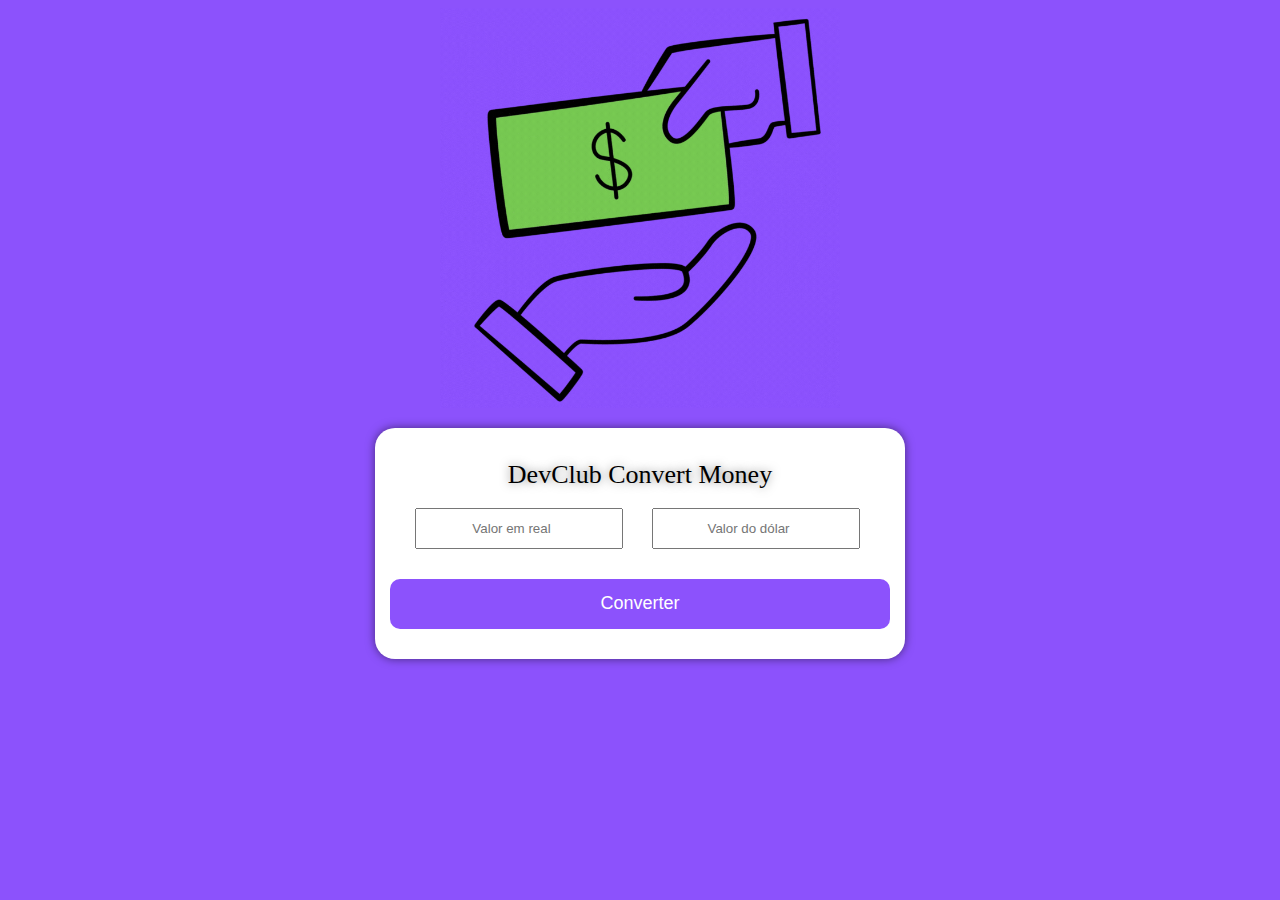
<file: aula-01/index.html>
<!DOCTYPE html>
<html lang="pt-br">
<head>
    <meta charset="UTF-8">
    <meta name="viewport" content="width=device-width, initial-scale=1.0">
    <title>DevClub - Convert Money</title>
    <link rel="stylesheet" href="style.css">
</head>
<body>
    <img src="./logo.gif" alt="Imagem gif dinheiro">

    <div>
        <h1>DevClub Convert Money</h1>
        
        <input type="number" name="real" id="real" placeholder="Valor em real">
        <input type="number" name="dolar" id="dolar" placeholder="Valor do dólar">

        <button>Converter</button>
    </div>
</body>
</html>
</file>
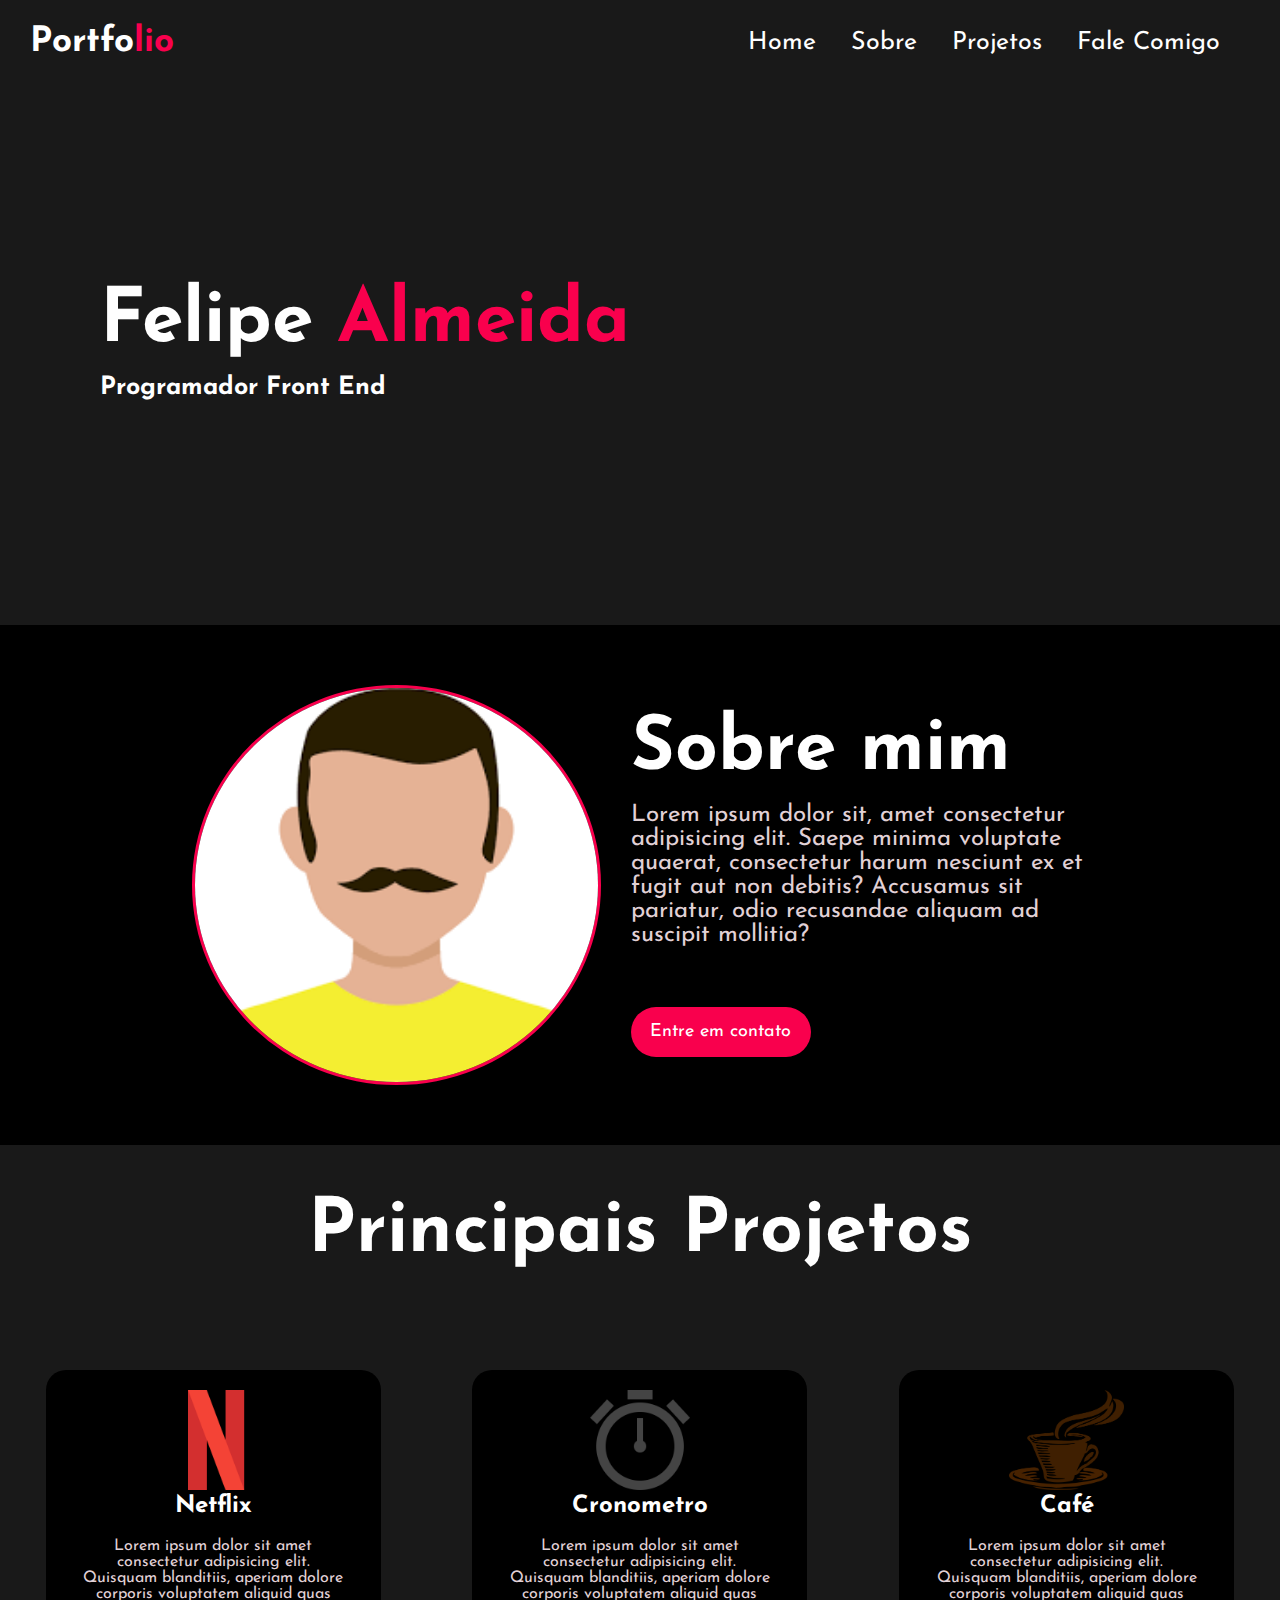
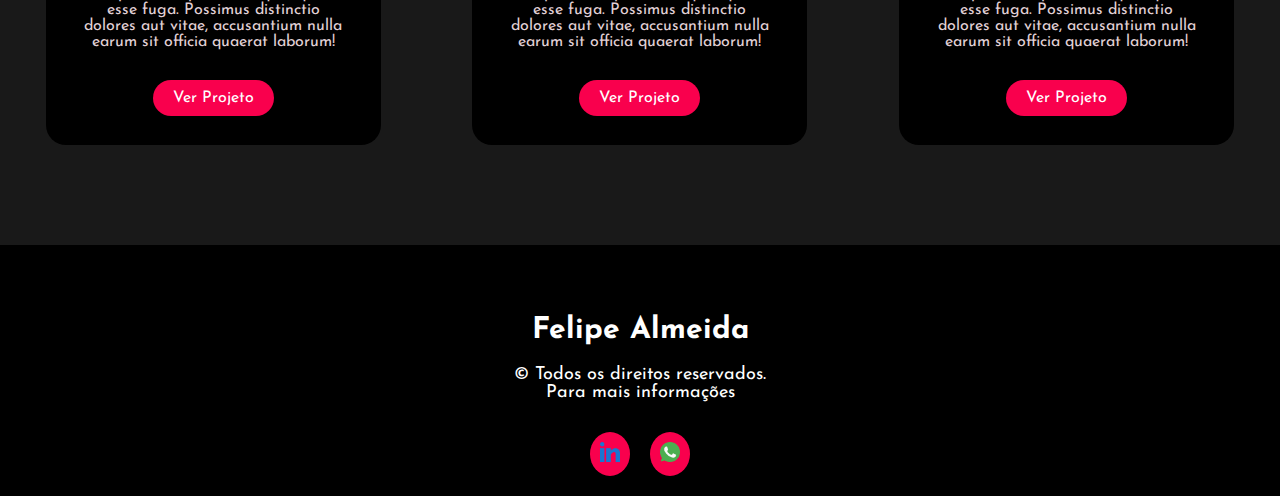
<file: aula-03/index.html>
<!DOCTYPE html>
<html lang="pt-br">
<head>
    <meta charset="UTF-8">
    <meta name="viewport" content="width=device-width, initial-scale=1.0">
    <title>Felipe Almeida</title>
    <link rel="stylesheet" href="style.css">
</head>
<body>
    <header id="home">
        <div class="container">
            <nav>
                <h2 class="portfolio">Portfo<span>lio</span></h2>
                <ul>
                    <li><a href="#home">Home</a></li>
                    <li><a href="#about">Sobre</a></li>
                    <li><a href="#proj">Projetos</a></li>
                    <li><a href="#fale-comigo">Fale Comigo</a></li>
                </ul>
            </nav>
        </div>
    </header>

    <main>
        <section class="inicio">
            <h1>Felipe <span>Almeida</span></h1>
            <h3>Programador Front End</h3>
        </section>

        <section class="sobre" id="about">
            <img src="img/avatar.png" alt="foto-avatar">
            <div>
                <h2>Sobre mim</h2>
                <p>Lorem ipsum dolor sit, amet consectetur adipisicing elit. Saepe minima voluptate quaerat, consectetur harum nesciunt ex et fugit aut non debitis? Accusamus sit pariatur, odio recusandae aliquam ad suscipit mollitia?</p>
                <button>Entre em contato</button>
            </div>
        </section>
        <section class="projetos" id="proj">
            <h2>Principais Projetos</h2>
            <div class="card-projetos">
                <div class="card">
                    <img src="img/netflix.png" alt="logo-netflix">
                    <h5>Netflix</h5>
                    <p>Lorem ipsum dolor sit amet consectetur adipisicing elit. Quisquam blanditiis, aperiam dolore corporis voluptatem aliquid quas esse fuga. Possimus distinctio dolores aut vitae, accusantium nulla earum sit officia quaerat laborum!</p>
                    <a href="#">Ver Projeto</a>
                </div>
                <div class="card">
                    <img src="img/crono.png" alt="logo-netflix">
                    <h5>Cronometro</h5>
                    <p>Lorem ipsum dolor sit amet consectetur adipisicing elit. Quisquam blanditiis, aperiam dolore corporis voluptatem aliquid quas esse fuga. Possimus distinctio dolores aut vitae, accusantium nulla earum sit officia quaerat laborum!</p>
                    <a href="#">Ver Projeto</a>
                </div>
                <div class="card">
                    <img src="img/coffee.png" alt="logo-netflix">
                    <h5>Café</h5>
                    <p>Lorem ipsum dolor sit amet consectetur adipisicing elit. Quisquam blanditiis, aperiam dolore corporis voluptatem aliquid quas esse fuga. Possimus distinctio dolores aut vitae, accusantium nulla earum sit officia quaerat laborum!</p>
                    <a href="#">Ver Projeto</a>
                </div>
            </div>
        </section>
    </main>
    
    <footer id="fale-comigo">
        <h5>Felipe Almeida</h5>
        <p>&copy; Todos os direitos reservados.<br> Para mais informações</p>

        <div class="social">
            <a href="#"><img src="img/linkedin.png" alt="logo-linkedin"></a>
            <a href="#"><img src="img/telefone.png" alt="logo-telefone"></a>
        </div>
    </footer>
</body>
</html>
</file>
<file: aula-01/style.css>
@charset "UTF-8";

body {
    background-color: rgb(140,82,252);
    
}

img {
    display: block;
    margin: auto;
    width: 400px;
}

div {
    background-color: white;
    width: 500px;
    padding: 15px;
    padding-bottom: 30px;
    margin: auto;
    margin-top: 20px;
    border-radius: 20px;
    box-shadow: 0px 0px 10px rgba(0, 0, 0, 0.500);
}

h1 {
    text-align: center;
    text-shadow: 0px 0px 10px rgba(0, 0, 0, 0.500);
    font-size: 26px;
    font-weight: 300;
}

input {
    width: 200px;
    height: 35px;
    text-align: center;
    margin-left: 25px;
}

button {
    margin-top: 30px;
    height: 50px;
    border-radius: 10px;
    width: 100%;
    border: none;
    background-color: rgb(140,82,252);
    font-size: 18px;
    color: white;
    cursor: pointer;
}

button:hover {
    background-color: rgb(113, 46, 248);
    text-decoration: underline;
}
</file>
<file: aula-03/style.css>
@charset "UTF-8";

@import url('https://fonts.googleapis.com/css2?family=Josefin+Sans:ital,wght@0,100..700;1,100..700&display=swap');

* {
    margin: 0;
    padding: 0;
    box-sizing: border-box;
    font-family: "Josefin Sans", sans-serif;
}

/* .container {

} */

nav {
    display: flex;
    align-items: center;
    justify-content: space-between;
    padding: 25px 30px;
    background-color: #191919;
}

.portfolio {
    color: white;
    font-size: 35px;
}

.portfolio span {
    color: #f9004d;
}

li {
    list-style: none;
    display: inline-block;
    font-size: 25px;
    margin-right: 30px;
}

li a {
    color: white;
    text-decoration: none;
}

li a:hover {
    color: #f9004d;
    transition: 0.5s;
}

.inicio {
    background-color: #191919;
    height: 60vh;
    padding-top: 200px;
    padding-left: 100px;
}

.inicio h3 {
    color: white;
    font-size: 25px;
}

h1 {
    color: white;
    font-size: 75px;
    padding-bottom: 15px;
}

h1 span {
    color: #f9004d;
}

.sobre {
    display: flex;
    background-color: black;
    align-items: center;
    padding: 60px 15%;
}

.sobre img {
    height: 400px;
    border-radius: 100%;
    border: 3px solid #f9004d;
    margin-right: 30px;
}

.sobre h2 {
    color: white;
    font-size: 75px;
}

.sobre p {
    color: #e1d1d6;
    font-size: 24px;
    margin-top: 15px;
    margin-bottom: 60px;
}

.sobre button {
    color: white;
    background-color: #f9004d;
    height: 50px;
    width: 180px;
    font-size: 18px;
    border: none;
    border-radius: 26px;
}

.sobre button:hover{
    background-color: black;
    border: 3px solid #f9004d;
    transition: 0.5s;
}

.projetos {
    background-color: #191919;
    padding-top: 50px;
    padding-bottom: 100px;
}

.projetos h2 {
    color: white;
    font-size: 75px;
    text-align: center;
}

.card {
    background-color: black;
    height: 375px;
    width: 335px;
    border-radius: 20px;
    padding: 20px 35px;
    text-align: center;
}

.card img {
    height: 100px;
}

.card h5 {
    color: white;
    font-size: 24px;
}

.card p {
    color: #e1d1d6;
    margin-top: 20px;
    margin-bottom: 40px;
}

.card a {
    background-color: #f9004d;
    color: white;
    padding: 10px 20px;
    border-radius: 25px;
    cursor: pointer;
    text-decoration: none;
    transition: 0.5s;
}

.card a:hover {
    background-color: transparent;
    border: 2px solid #f9004d;
}

.card-projetos {
    display: flex;
    justify-content: space-around;
    margin-top: 100px;
}

footer {
    background-color: black;
    padding-top: 70px;
    padding-bottom: 20px;
    display: flex;
    flex-direction: column;
    align-items: center;
    justify-content: center;
}

footer h5 {
    color: white;
    font-size: 30px;
}

footer p {
    color: white;
    font-size: 18px;
    margin-top: 20px;
    margin-bottom: 30px;
    text-align: center;
}

.social {
    display: flex;
    gap: 20px;
}

.social img {
    height: 20px;
}

.social a {
    background-color: #f9004d;
    padding: 10px;
    border-radius: 100%;
}

.social a:hover {
    transform: scale(1.3);
    transition: 0.5s;
}
</file>
